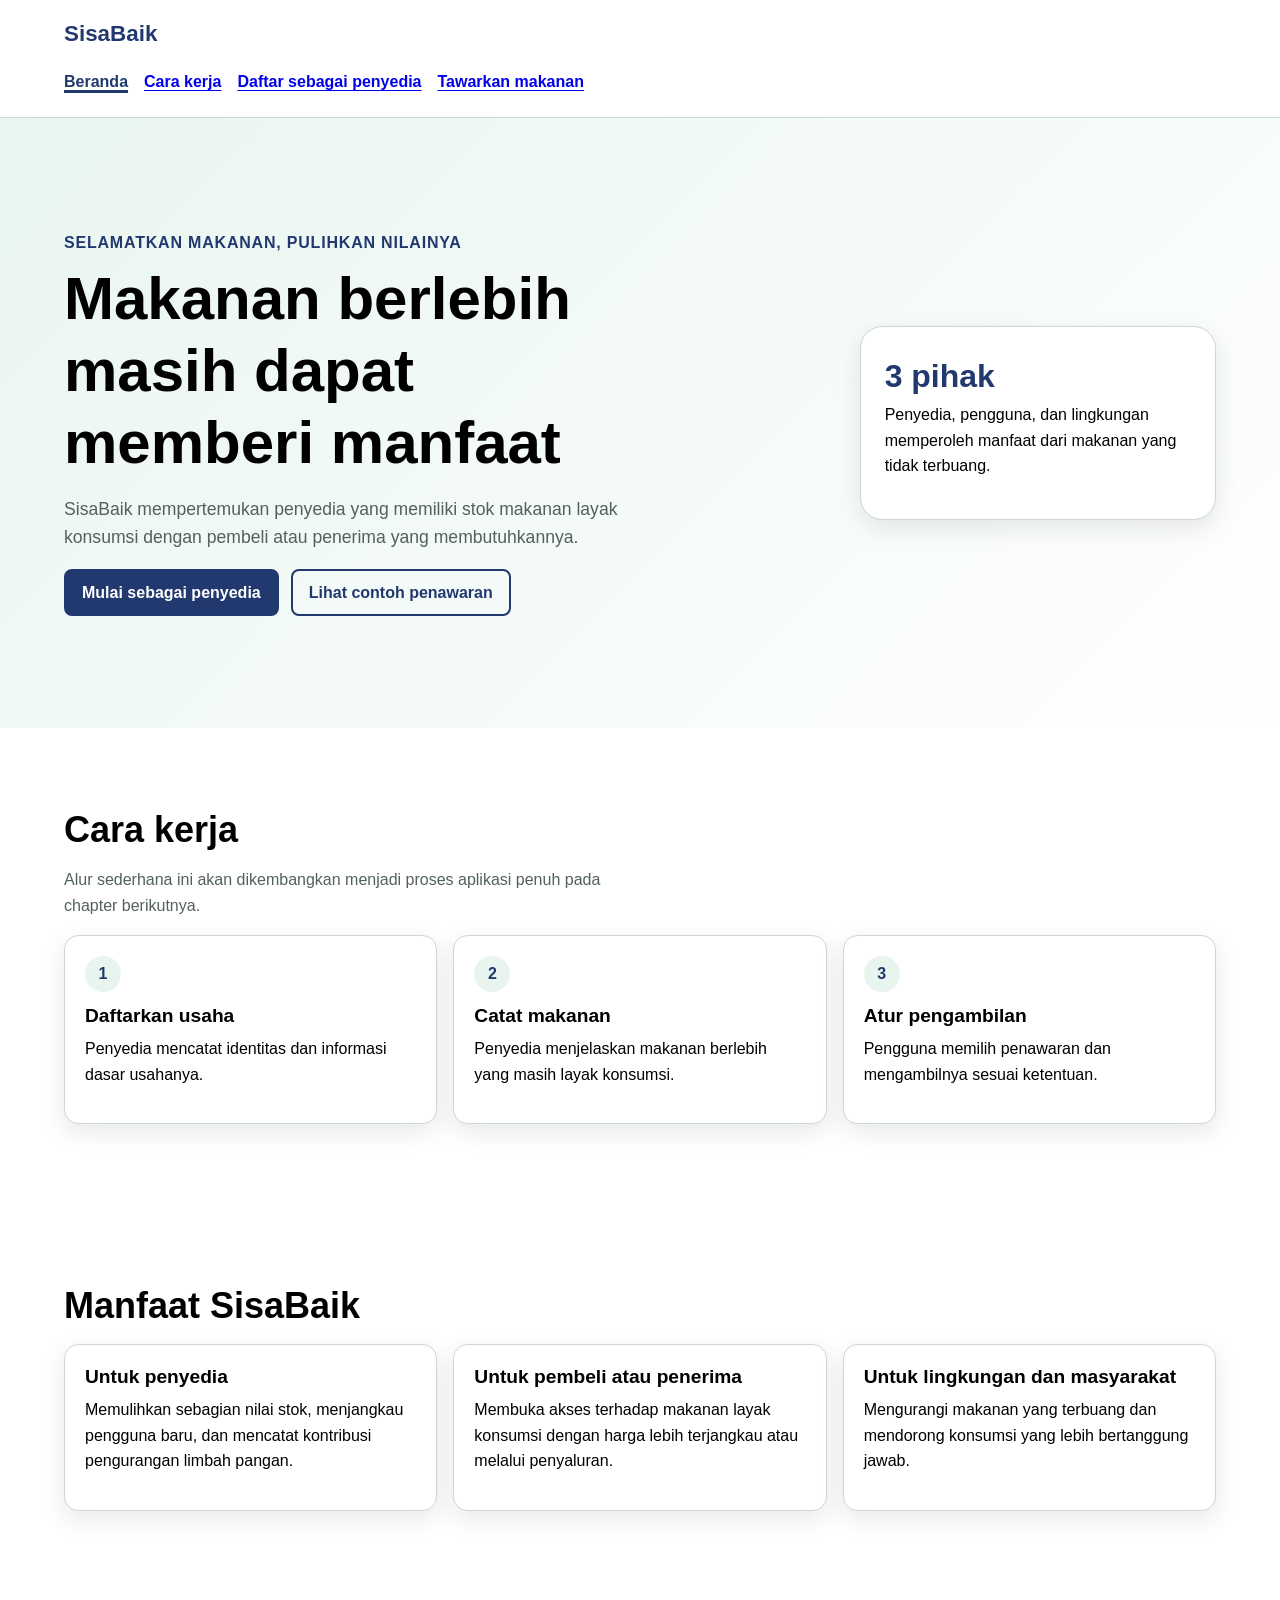
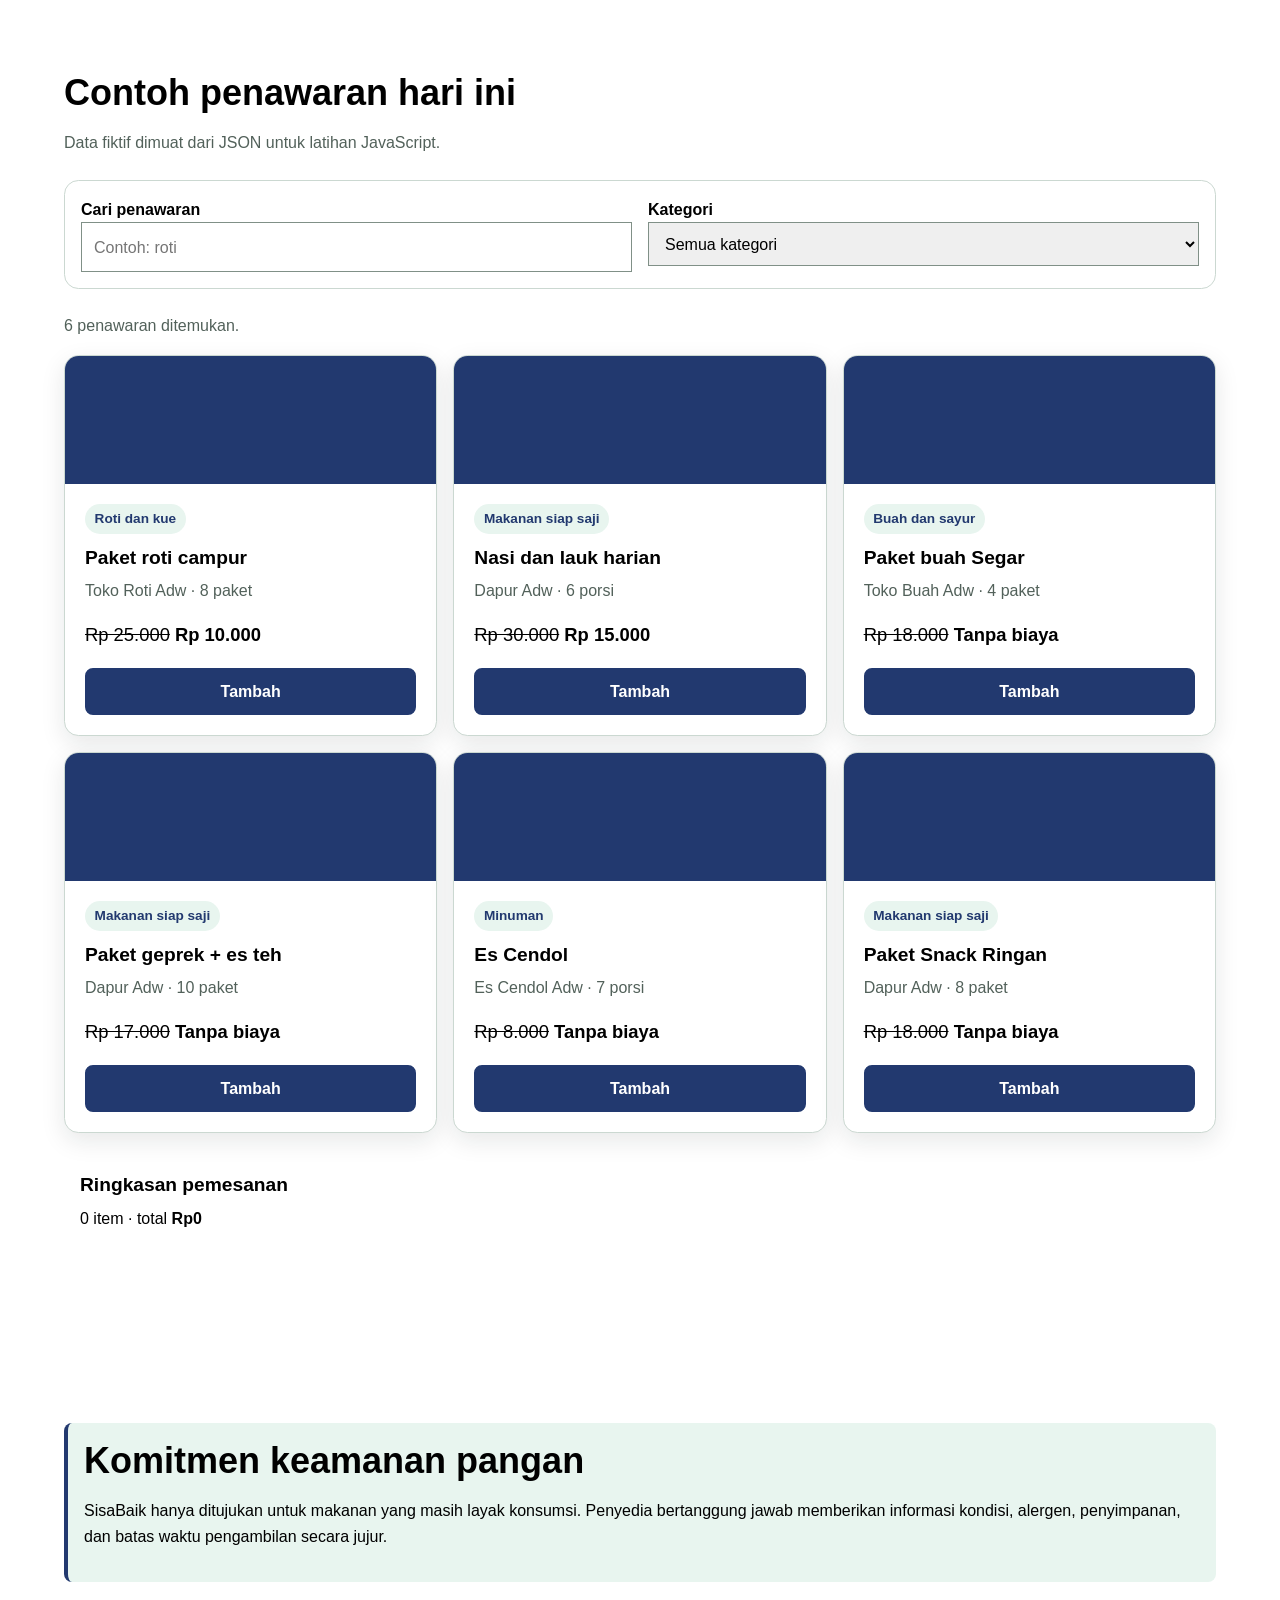
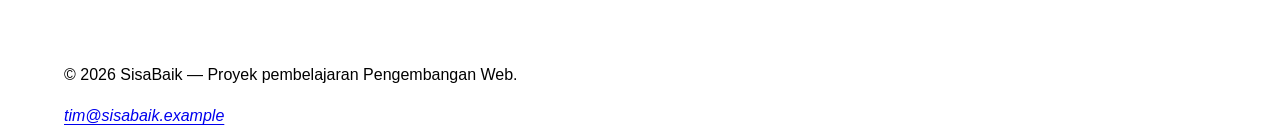
<file: index.html>
<!doctype html> 
<html lang="id"> 
  <head> 

<meta charset="utf-8"> 
<meta name="viewport" content="width=device-width, initial-scale=1"> 
<meta name="description" content="SisaBaik membantu penyedia menawarkan makanan berlebih agar tetap bernilai, terjangkau, dan tidak terbuang."> 
<title>Beranda | SisaBaik</title> 
<link rel="stylesheet" href="styles.css"> 
<script src="app.js" defer></script> 
</head> 
<body> 
<a class="skip-link" href="#konten-utama">Lewati ke konten utama</a> 
 
<header class="site-header"> 
<div class="container header-layout"> 
<p class="brand">SisaBaik</p> 
<nav aria-label="Navigasi utama"> 
<ul class="nav-list"> 
    <li><a href="index.html" aria-current="page">Beranda</a></li> 
    <li><a href="#cara-kerja">Cara kerja</a></li> 
    <li><a href="daftar-penyedia.html">Daftar sebagai penyedia</a></li> 
    <li><a href="tawarkan-makanan.html">Tawarkan makanan</a></li> 
    </ul> 
    </nav> 
    </div> 
    </header> 
 
<main id="konten-utama" tabindex="-1"> 
<section class="hero" aria-labelledby="judul-utama"> 
<div class="container hero-layout"> 
    <div> 
    <p class="eyebrow">Selamatkan makanan, pulihkan nilainya</p> 
    <h1 id="judul-utama">Makanan berlebih masih dapat memberi manfaat</h1> 
    <p class="lead">SisaBaik mempertemukan penyedia yang memiliki stok makanan layak konsumsi dengan pembeli atau penerima yang membutuhkannya.</p> 
    <div class="button-group"> 
    <a class="button" href="daftar-penyedia.html">Mulai sebagai penyedia</a> <a class="button button-secondary" href="#penawaran-contoh">Lihat contoh penawaran</a> 
    </div> 
    </div> 
    <aside class="hero-panel" aria-label="Ringkasan manfaat SisaBaik"> 
    <strong>3 pihak</strong> 
    <p>Penyedia, pengguna, dan lingkungan memperoleh manfaat dari makanan yang tidak terbuang.</p> 
    </aside> 
    </div> 
    </section> 
 
<section class="section" id="cara-kerja" aria-labelledby="judul-cara-kerja"> 
<div class="container"> 
    <h2 id="judul-cara-kerja">Cara kerja</h2> 
    <p class="section-intro">Alur sederhana ini akan dikembangkan menjadi proses aplikasi penuh pada chapter berikutnya.</p> 
    <div class="steps-grid"> 
    <article class="card"> 
    <span class="step-number" aria-hidden="true">1</span> 
    <h3>Daftarkan usaha</h3> 
    <p>Penyedia mencatat identitas dan informasi dasar usahanya.</p> 
    </article> 
    <article class="card"> 
    <span class="step-number" aria-hidden="true">2</span> 
    <h3>Catat makanan</h3> 
    <p>Penyedia menjelaskan makanan berlebih yang masih layak konsumsi.</p> 
    </article> 
    <article class="card"> 
    <span class="step-number" aria-hidden="true">3</span> 
    <h3>Atur pengambilan</h3> 
    <p>Pengguna memilih penawaran dan mengambilnya sesuai ketentuan.</p> 
    </article> 
    </div> 
</div> 
</section> 
 
<section class="section section-alt" aria-labelledby="judul-manfaat"> 
<div class="container"> 
    <h2 id="judul-manfaat">Manfaat SisaBaik</h2> 
    <div class="benefit-grid"> 
    <article class="card"> 
    <h3>Untuk penyedia</h3> 
    <p>Memulihkan sebagian nilai stok, menjangkau pengguna baru, dan mencatat kontribusi pengurangan limbah pangan.</p> 
    </article> 
    <article class="card"> 
    <h3>Untuk pembeli atau penerima</h3> 
    <p>Membuka akses terhadap makanan layak konsumsi dengan harga lebih terjangkau atau melalui penyaluran.</p> 
    </article> 
    <article class="card"> 
    <h3>Untuk lingkungan dan masyarakat</h3> 
    <p>Mengurangi makanan yang terbuang dan mendorong konsumsi yang lebih bertanggung jawab.</p> 
    </article> 
    </div> 
    </div> 
</section> 
 
<section class="section" id="penawaran-contoh" aria-labelledby="judul-penawaran"> 
<div class="container"> 
<h2 id="judul-penawaran">Contoh penawaran hari ini</h2> 
<p class="section-intro">Data fiktif dimuat dari JSON untuk latihan JavaScript.</p> 
<form class="filter-panel" id="filter-form" role="search"> 
    <p> 
    <label for="kata-kunci">Cari penawaran</label><br> 
    <input id="kata-kunci" name="kata_kunci" type="search" placeholder="Contoh: roti"> 
    </p> 
    <p> 
    <label for="filter-kategori">Kategori</label><br> 
    <select id="filter-kategori" name="kategori"> 
    <option value="semua">Semua kategori</option> 
    <option value="makanan-siap-saji">Makanan siap saji</option> 
    <option value="roti-kue">Roti dan kue</option> 
    <option value="buah-sayur">Buah dan sayur</option> 
    </select> 
    </p> 
    </form> 
    <p id="status-katalog" class="status-message" role="status" aria-live="polite">Memuat penawaran…</p> 
    <div class="offer-grid" id="daftar-penawaran"></div> 
    <aside class="cart-summary" aria-labelledby="judul-ringkasan"> 
    <h3 id="judul-ringkasan">Ringkasan pemesanan</h3> 
    <p><span id="jumlah-item">0</span> item · total <strong id="total-pesanan">Rp0</strong></p> 
    </aside> 
    </div> 
    </div> 
    </section> 
 
<section class="section section-alt" aria-labelledby="judul-keamanan"> 
<div class="container"> 
<div class="notice"> 
<h2 id="judul-keamanan">Komitmen keamanan pangan</h2> 
<p>SisaBaik hanya ditujukan untuk makanan yang masih layak konsumsi. Penyedia bertanggung jawab memberikan informasi kondisi, alergen, penyimpanan, dan batas waktu pengambilan secara jujur.</p> 
    </div> 
    </div> 
    </section> 
    </main> 
 
    <footer class="site-footer"> 
    <div class="container footer-layout"> 
    <p>&copy; 2026 SisaBaik — Proyek pembelajaran Pengembangan Web.</p> 
    <address><a href="mailto:tim@sisabaik.example">tim@sisabaik.example</a></address> 
    </div> 
    </footer> 
  </body> 
</html>
</file>
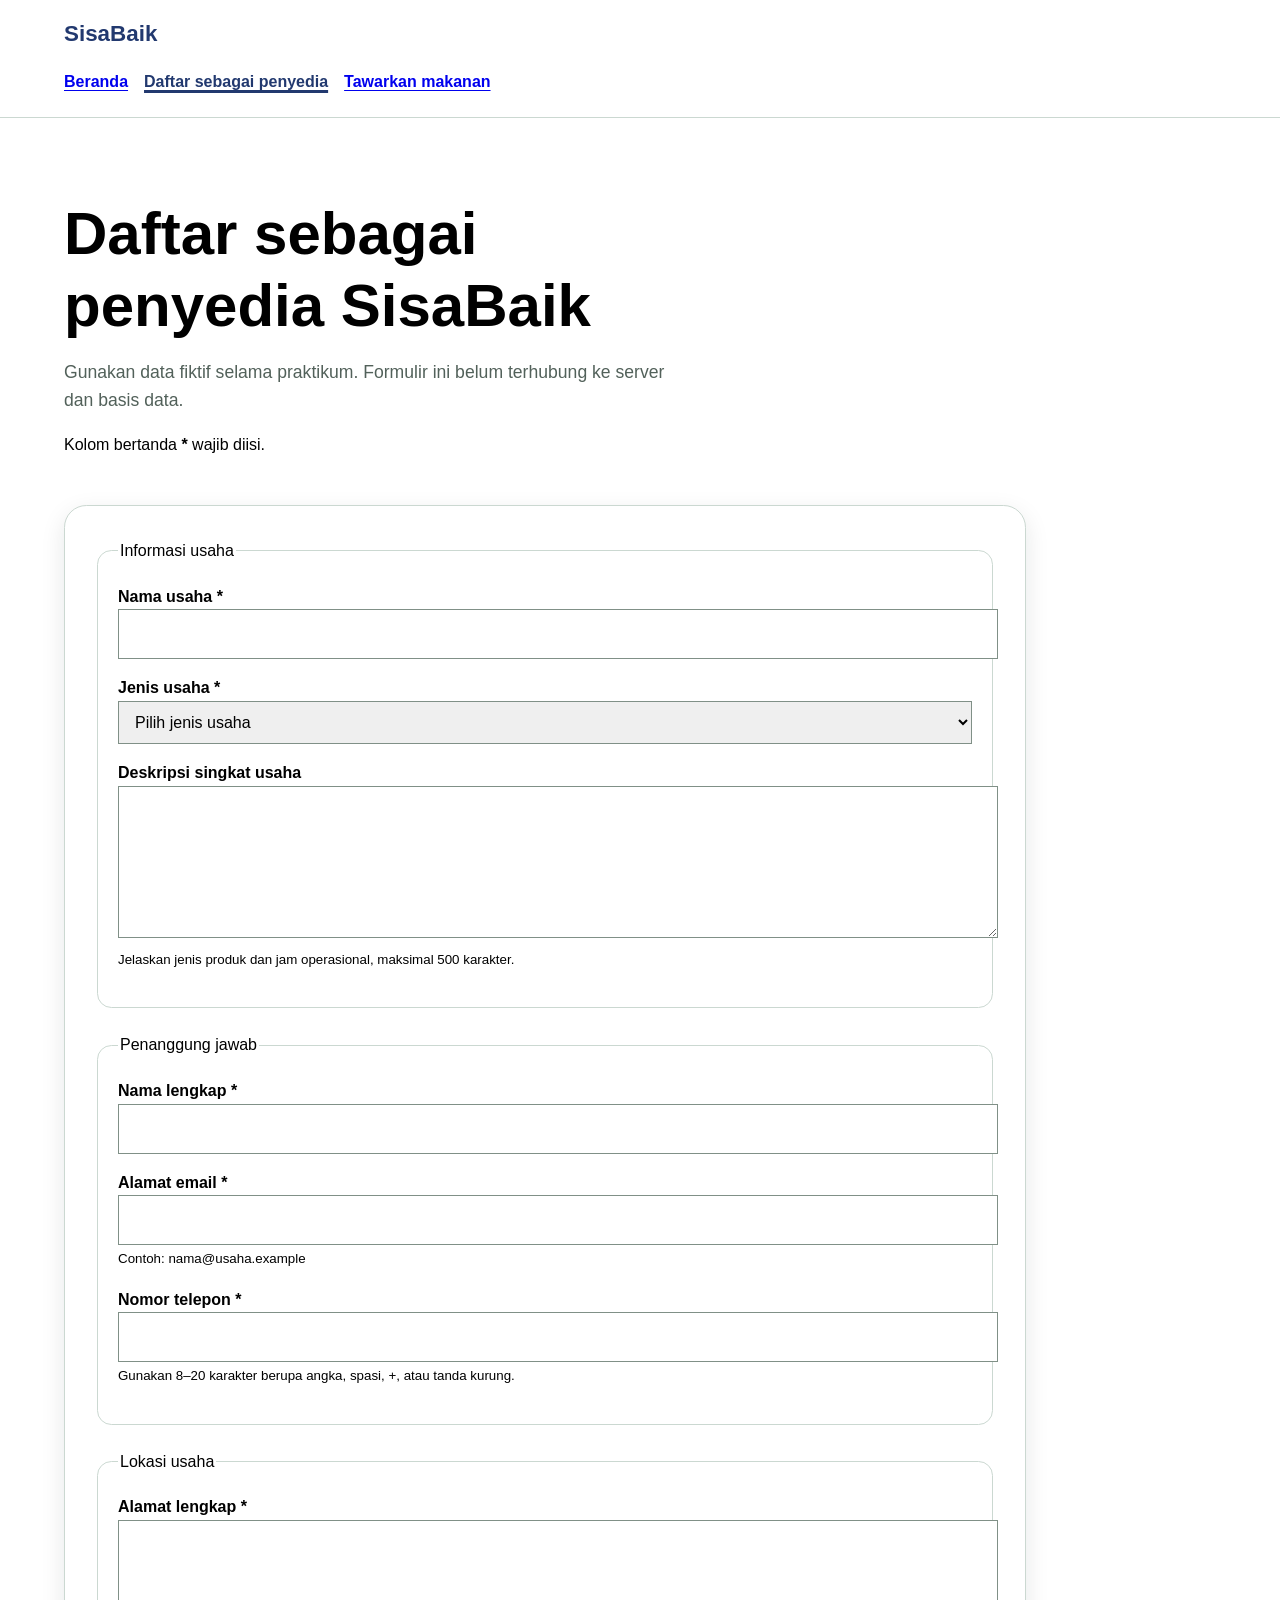
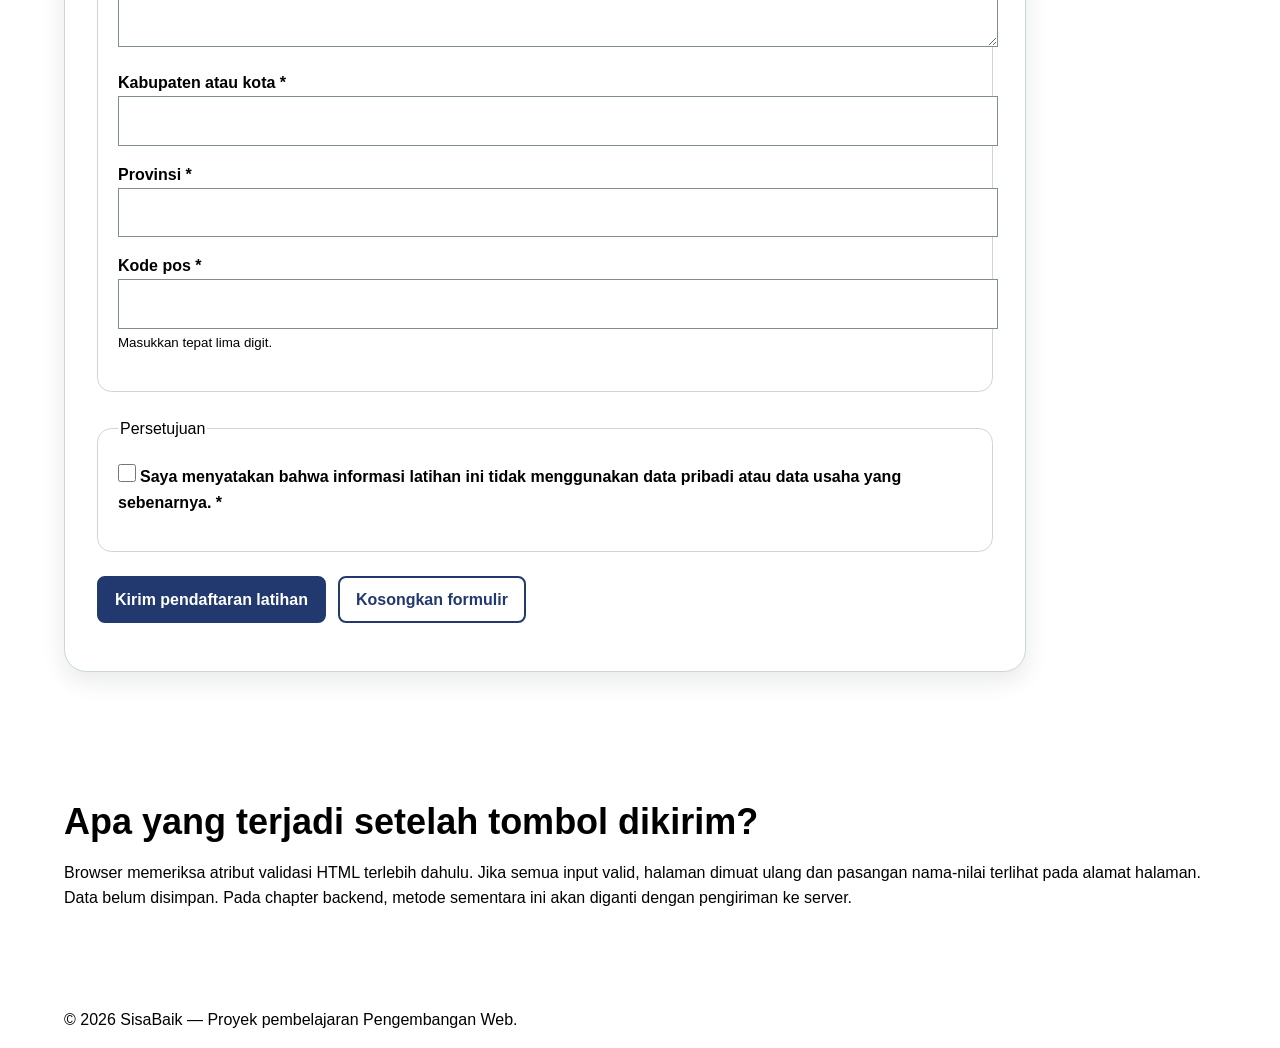
<file: daftar-penyedia.html>
<!doctype html>
<html lang="id">
 <head>
 <meta charset="utf-8">
 <meta name="viewport" content="width=device-width, initial-scale=1">
 <meta
 name="description"
 content="Formulir prototipe untuk mendaftarkan usaha sebagai penyedia makanan di SisaBaik."
 >
 <title>Daftar Penyedia | SisaBaik</title>
 <link rel="stylesheet" href="styles.css">
 <script src="app.js" defer></script> 
 </head>
 <body>
 <a class="skip-link" href="#konten-utama">Lewati ke konten utama</a>
 <header class="site-header">
 <div class="container header-layout">
 <p class="brand">SisaBaik</p>
 <nav aria-label="Navigasi utama">
 <ul class="nav-list">
 <li><a href="index.html">Beranda</a></li>
 <li>
 <a href="daftar-penyedia.html" aria-current="page">
 Daftar sebagai penyedia
 </a>
 </li>
 <li><a href="tawarkan-makanan.html">Tawarkan makanan</a></li>
 </ul>
 </nav>
 </div>
 </header>
 <main class="container" id="konten-utama" tabindex="-1">
 <div class="page-heading">
 <h1>Daftar sebagai penyedia SisaBaik</h1>
 <p class="lead">
    Gunakan data fiktif selama praktikum. Formulir ini belum terhubung ke
 server dan basis data.
 </p>
 <p class="required-note" id="petunjuk-wajib">Kolom bertanda <strong>*</strong> wajib diisi.</p>
 </div>
 <form
 class="form-card"
 action="daftar-penyedia.html"
 method="get"
 aria-describedby="petunjuk-wajib"
 >
 <fieldset class="form-section">
 <legend>Informasi usaha</legend>
 <p>
 <label for="nama-usaha">Nama usaha *</label><br>
 <input
 type="text"
 id="nama-usaha"
 name="nama_usaha"
 autocomplete="organization"
 minlength="3"
 maxlength="100"
 required
 >
 </p>
 <p>
 <label for="jenis-usaha">Jenis usaha *</label><br>
 <select id="jenis-usaha" name="jenis_usaha" required>
 <option value="">Pilih jenis usaha</option>
 <option value="restoran">Restoran</option>
 <option value="toko-roti">Toko roti</option>
 <option value="katering">Katering</option>
 <option value="ritel">Toko ritel</option>
 <option value="hotel">Hotel atau penginapan</option>
 <option value="lainnya">Lainnya</option>
 </select>
 </p>
 <p>
 <label for="deskripsi-usaha">Deskripsi singkat usaha</label><br>
 <textarea
 id="deskripsi-usaha"
 name="deskripsi_usaha"
 rows="5"
 maxlength="500"
 aria-describedby="bantuan-deskripsi"
 ></textarea><br>
 <small id="bantuan-deskripsi">
 Jelaskan jenis produk dan jam operasional, maksimal 500 karakter.
 </small>
 </p>
 </fieldset>
 <fieldset class="form-section">
 <legend>Penanggung jawab</legend>
 <p>
 <label for="nama-penanggung-jawab">Nama lengkap *</label><br>
 <input
 type="text"
 id="nama-penanggung-jawab"
 name="nama_penanggung_jawab"
 autocomplete="name"
 minlength="3"
 maxlength="100"
 required
 >
 </p>
 <p>
 <label for="email">Alamat email *</label><br>
 <input
 type="email"
 id="email"
 name="email"
 autocomplete="email"
 maxlength="254"
 aria-describedby="bantuan-email"
 required
 ><br>
 <small id="bantuan-email">Contoh: nama@usaha.example</small>
 </p>
 <p>
 <label for="telepon">Nomor telepon *</label><br>
 <input
 type="tel"
 id="telepon"
 name="telepon"
 autocomplete="tel"
 inputmode="tel"
 pattern="[0-9+() ]{8,20}"
 aria-describedby="bantuan-telepon"
 required
 ><br>
 <small id="bantuan-telepon">
 Gunakan 8–20 karakter berupa angka, spasi, +, atau tanda kurung.
 </small>
 </p>
 </fieldset>
 <fieldset class="form-section">
 <legend>Lokasi usaha</legend>
 <p>
    <label for="alamat">Alamat lengkap *</label><br>
 <textarea
 id="alamat"
 name="alamat"
 rows="4"
 autocomplete="street-address"
 minlength="10"
 maxlength="250"
 required
 ></textarea>
 </p>
 <p>
 <label for="kota">Kabupaten atau kota *</label><br>
 <input
 type="text"
 id="kota"
 name="kota"
 autocomplete="address-level2"
 maxlength="100"
 required
 >
 </p>
 <p>
 <label for="provinsi">Provinsi *</label><br>
 <input
 type="text"
 id="provinsi"
 name="provinsi"
 autocomplete="address-level1"
 maxlength="100"
 required
 >
 </p>
 <p>
 <label for="kode-pos">Kode pos *</label><br>
 <input
 type="text"
 id="kode-pos"
 name="kode_pos"
 autocomplete="postal-code"
 inputmode="numeric"
 pattern="[0-9]{5}"
 aria-describedby="bantuan-kode-pos"
 required
 ><br>
 <small id="bantuan-kode-pos">Masukkan tepat lima digit.</small>
 </p>
 </fieldset>
 <fieldset class="form-section">
 <legend>Persetujuan</legend>
 <p>
 <input
 type="checkbox"
 id="persetujuan"
 name="persetujuan"
 value="setuju"
 required
 >
 <label for="persetujuan">
 Saya menyatakan bahwa informasi latihan ini tidak menggunakan
 data pribadi atau data usaha yang sebenarnya. *
 </label>
 </p>
 </fieldset>
 <p class="form-actions">
 <button class="button" type="submit">Kirim pendaftaran latihan</button>
 <button class="button button-secondary" type="reset">Kosongkan formulir</button>
 </p>
 </form>
 <section class="section" aria-labelledby="catatan-prototipe">
 <h2 id="catatan-prototipe">Apa yang terjadi setelah tombol dikirim?</h2>
 <p>
 Browser memeriksa atribut validasi HTML terlebih dahulu. Jika semua
 input valid, halaman dimuat ulang dan pasangan nama-nilai terlihat
 pada alamat halaman. Data belum disimpan. Pada chapter backend,
 metode sementara ini akan diganti dengan pengiriman ke server.
 </p>
 </section>
 </main>
 <footer class="site-footer">
 <div class="container footer-layout">
 <p>&copy; 2026 SisaBaik — Proyek pembelajaran Pengembangan Web.</p>
 </div>
 </footer>
 </body>
</html>
</file>
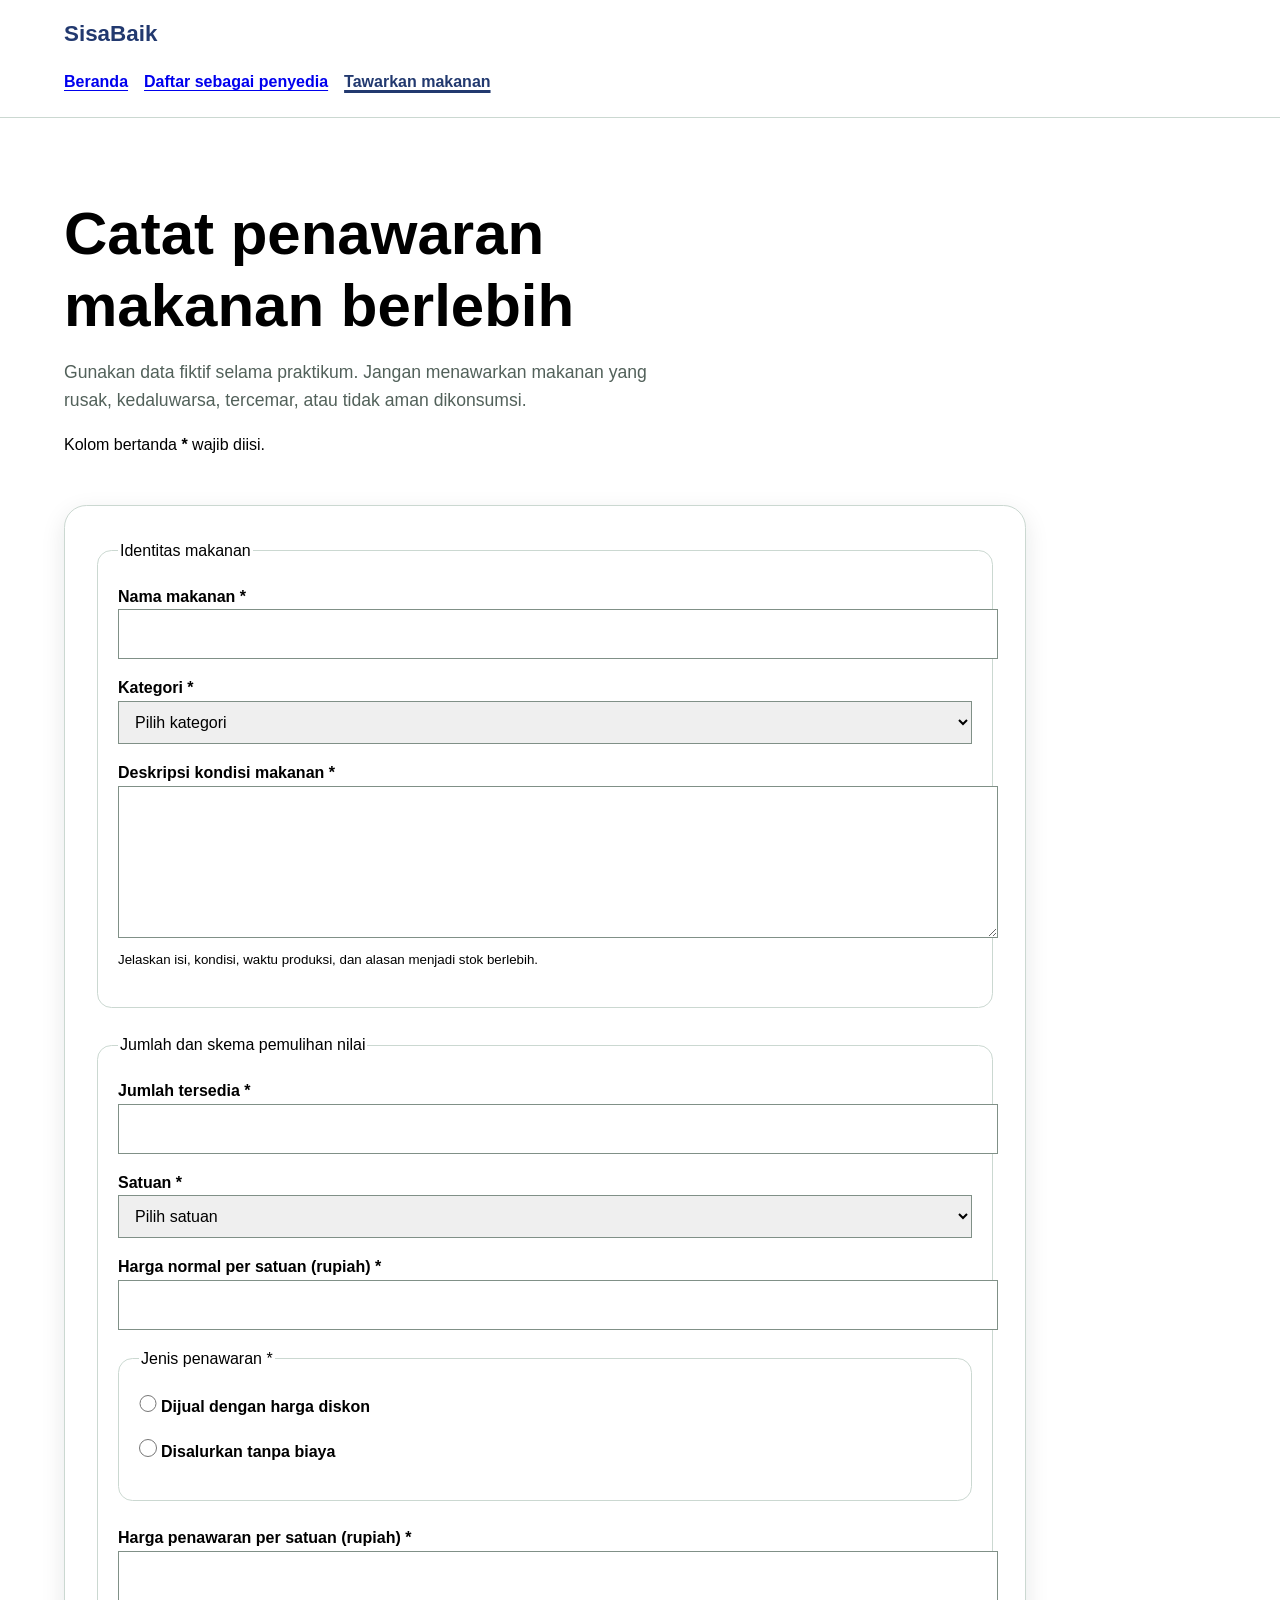
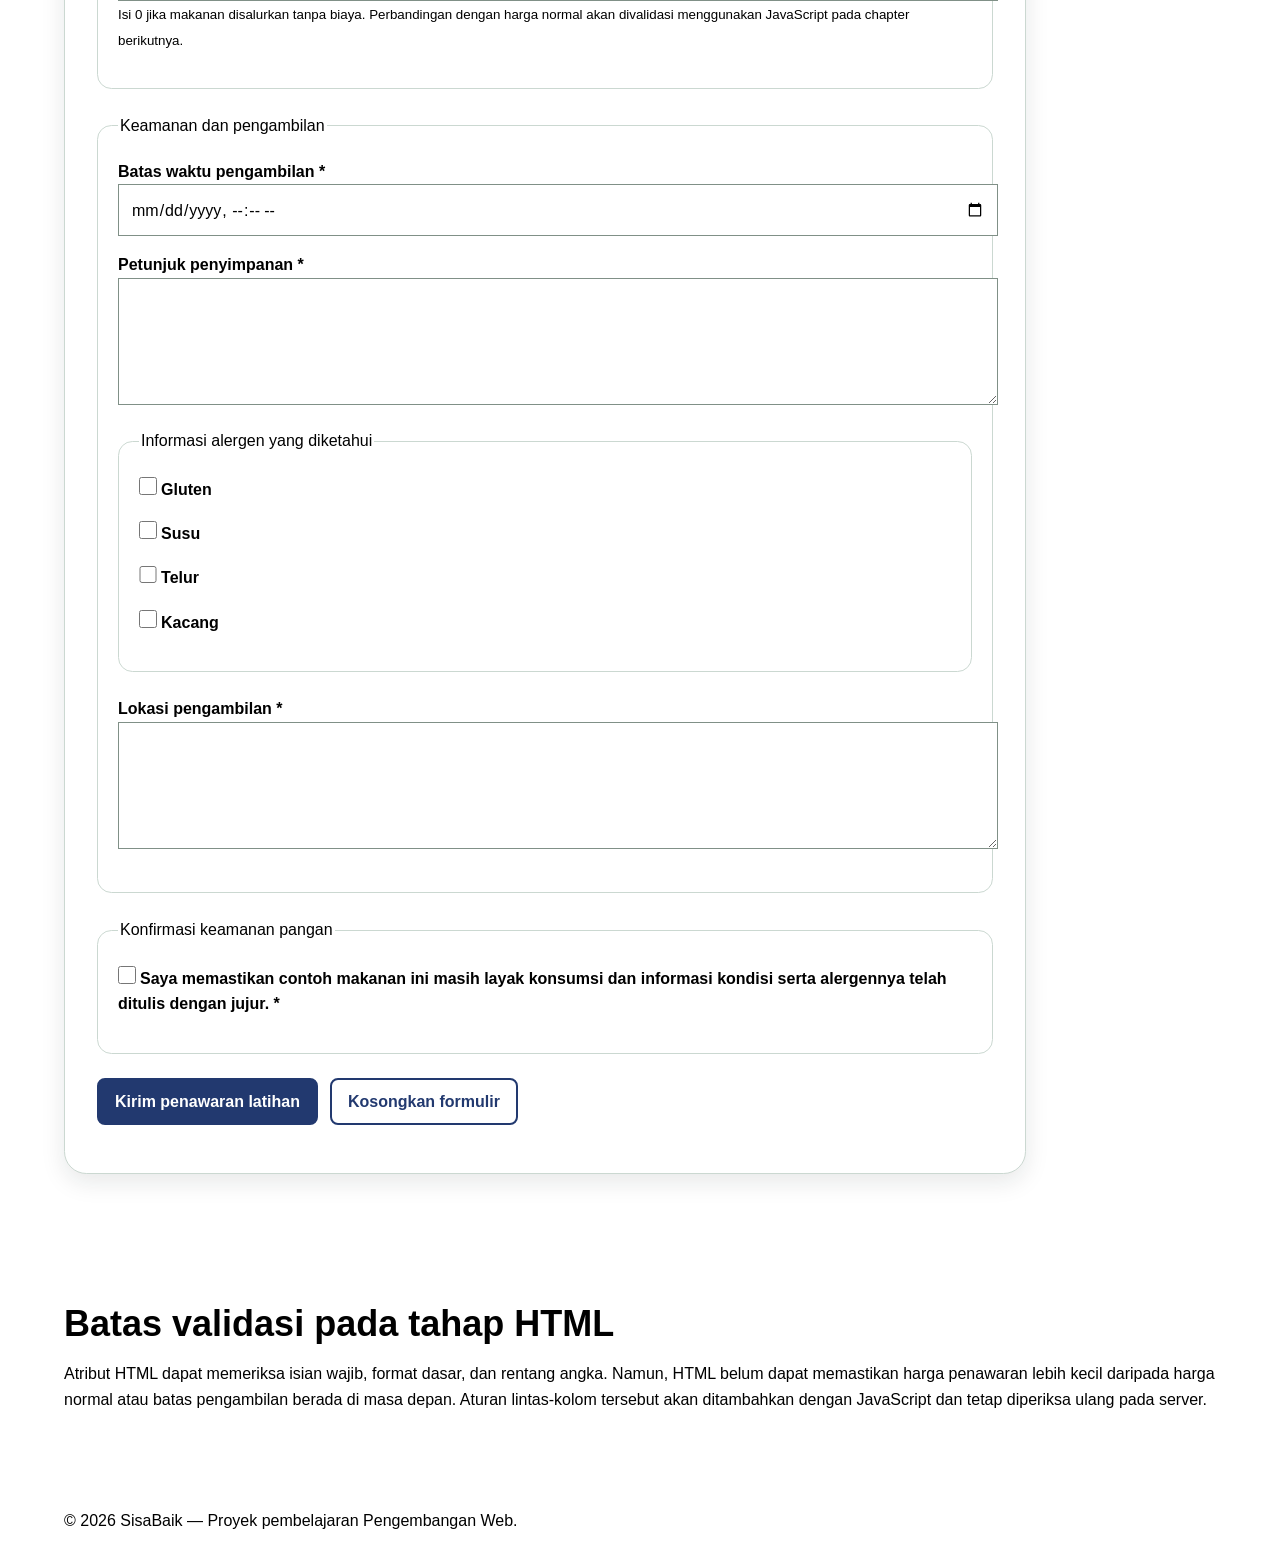
<file: tawarkan-makanan.html>
<!doctype html>
<html lang="id">
 <head> 
   <link rel="stylesheet" href="styles.css">
   <form id="form-penawaran" action="tawarkan-makanan.html" method="get" aria-describedby="petunjuk-wajib"></form>
 <meta charset="utf-8">
 <meta name="viewport" content="width=device-width, initial-scale=1">
 <meta
 name="description"
 content="Formulir prototipe untuk mencatat makanan berlebih yang akan ditawarkan melalui SisaBaik."
 >
 <title>Tawarkan Makanan | SisaBaik</title>
 </head>
 <script src="app.js" defer></script> 
 <body>
 <a class="skip-link" href="#konten-utama">Lewati ke konten utama</a>
 <header class="site-header">
 <div class="container header-layout">
 <p class="brand">SisaBaik</p>
 <nav aria-label="Navigasi utama">
 <ul class="nav-list">
 <li><a href="index.html">Beranda</a></li>
 <li><a href="daftar-penyedia.html">Daftar sebagai penyedia</a></li>
 <li>
 <a href="tawarkan-makanan.html" aria-current="page">
 Tawarkan makanan
 </a>
 </li>
 </ul>
 </nav>
 </div>
 </header>
 <main class="container" id="konten-utama" tabindex="-1">
 <div class="page-heading">
 <h1>Catat penawaran makanan berlebih</h1>
 <p class="lead">
    Gunakan data fiktif selama praktikum. Jangan menawarkan makanan yang
 rusak, kedaluwarsa, tercemar, atau tidak aman dikonsumsi.
 </p>
 <p class="required-note" id="petunjuk-wajib">Kolom bertanda <strong>*</strong> wajib diisi.</p>
 </div>
 <form 
 class="form-card"
 action="tawarkan-makanan.html"
 method="get"
 aria-describedby="petunjuk-wajib"
 >
 <fieldset class="form-section">
 <legend>Identitas makanan</legend>
 <p>
 <label for="nama-makanan">Nama makanan *</label><br>
 <input
 type="text"
 id="nama-makanan"
 name="nama_makanan"
 minlength="3"
 maxlength="120"
 required
 >
 </p>
 <p>
 <label for="kategori">Kategori *</label><br>
 <select id="kategori" name="kategori" required>
 <option value="">Pilih kategori</option>
 <option value="makanan-siap-saji">Makanan siap saji</option>
 <option value="roti-kue">Roti atau kue</option>
 <option value="buah-sayur">Buah atau sayur</option>
 <option value="minuman">Minuman</option>
 <option value="bahan-pangan">Bahan pangan</option>
 <option value="lainnya">Lainnya</option>
 </select>
 </p>
 <p>
 <label for="deskripsi-makanan">Deskripsi kondisi makanan *</label><br>
 <textarea
 id="deskripsi-makanan"
 name="deskripsi_makanan"
 rows="5"
 minlength="20"
 maxlength="600"
 aria-describedby="bantuan-deskripsi-makanan"
 required
 ></textarea><br>
 <small id="bantuan-deskripsi-makanan">
 Jelaskan isi, kondisi, waktu produksi, dan alasan menjadi stok berlebih.
 </small>
 </p>
 </fieldset>
 <fieldset class="form-section">
 <legend>Jumlah dan skema pemulihan nilai</legend>
 <p>
 <label for="jumlah">Jumlah tersedia *</label><br>
 <input
 type="number"
 id="jumlah"
 name="jumlah"
 min="1"
 max="1000"
 step="1"
 required
 >
 </p>
 <p>
 <label for="satuan">Satuan *</label><br>
 <select id="satuan" name="satuan" required>
 <option value="">Pilih satuan</option>
 <option value="porsi">Porsi</option>
 <option value="paket">Paket</option>
 <option value="buah">Buah</option>
 <option value="kilogram">Kilogram</option>
 <option value="liter">Liter</option>
 </select>
 </p>
 <p>
 <label for="harga-normal">Harga normal per satuan (rupiah) *</label><br>
 <input
 type="number"
 id="harga-normal"
 name="harga_normal"
 min="0"
 max="10000000"
 step="500"
 required
 >
 </p>
 <fieldset class="form-section">
 <legend>Jenis penawaran *</legend>
 <p>
 <input
 type="radio"
 id="jenis-diskon"
 name="jenis_penawaran"
 value="diskon"
 required
 >
 <label for="jenis-diskon">Dijual dengan harga diskon</label>
 </p>
 <p>
 <input
 type="radio"
 id="jenis-donasi"
 name="jenis_penawaran"
 value="donasi"
 >
 <label for="jenis-donasi">Disalurkan tanpa biaya</label>
 </p>
 </fieldset>
 <p>
 <label for="harga-pemulihan">Harga penawaran per satuan (rupiah) *</label><br>
 <input
 type="number"
 id="harga-pemulihan"
 name="harga_penawaran"
 min="0"
 max="10000000"
 step="500"
 aria-describedby="bantuan-harga"
 required
 ><br>
 <small id="bantuan-harga">
 Isi 0 jika makanan disalurkan tanpa biaya. Perbandingan dengan
 harga normal akan divalidasi menggunakan JavaScript pada chapter berikutnya.
 </small>
 </p>
 </fieldset>
 <fieldset class="form-section">
 <legend>Keamanan dan pengambilan</legend>
 <p>
    <label for="batas-pengambilan">Batas waktu pengambilan *</label><br>
 <input
 type="datetime-local"
 id="batas-pengambilan"
 name="batas_pengambilan"
 required
 >
 </p>
 <p>
 <label for="petunjuk-penyimpanan">Petunjuk penyimpanan *</label><br>
 <textarea
 id="petunjuk-penyimpanan"
 name="petunjuk_penyimpanan"
 rows="4"
 minlength="10"
 maxlength="300"
 required
 ></textarea>
 </p>
 <fieldset class="form-section">
 <legend>Informasi alergen yang diketahui</legend>
 <p>
 <input type="checkbox" id="alergen-gluten" name="alergen" value="gluten">
 <label for="alergen-gluten">Gluten</label>
 </p>
 <p>
 <input type="checkbox" id="alergen-susu" name="alergen" value="susu">
 <label for="alergen-susu">Susu</label>
 </p>
 <p>
 <input type="checkbox" id="alergen-telur" name="alergen" value="telur">
 <label for="alergen-telur">Telur</label>
 </p>
 <p>
    <input type="checkbox" id="alergen-kacang" name="alergen" value="kacang">
 <label for="alergen-kacang">Kacang</label>
 </p>
 </fieldset>
 <p>
 <label for="lokasi-pengambilan">Lokasi pengambilan *</label><br>
 <textarea
 id="lokasi-pengambilan"
 name="lokasi_pengambilan"
 rows="4"
 autocomplete="street-address"
 minlength="10"
 maxlength="250"
 required
 ></textarea>
 </p>
 </fieldset>
 <fieldset class="form-section">
 <legend>Konfirmasi keamanan pangan</legend>
 <p>
 <input
 type="checkbox"
 id="konfirmasi-keamanan"
 name="konfirmasi_keamanan"
 value="terkonfirmasi"
 required
 >
 <label for="konfirmasi-keamanan">
 Saya memastikan contoh makanan ini masih layak konsumsi dan
 informasi kondisi serta alergennya telah ditulis dengan jujur. *
 </label>
 </p>
 </fieldset>
 <p class="form-actions">
 <button class="button" type="submit">Kirim penawaran latihan</button>
 <button class="button button-secondary" type="reset">Kosongkan formulir</button>
 </p>
 </form>
 <section class="section" aria-labelledby="batas-validasi-html">
 <h2 id="batas-validasi-html">Batas validasi pada tahap HTML</h2>
 <p>
 Atribut HTML dapat memeriksa isian wajib, format dasar, dan rentang
 angka. Namun, HTML belum dapat memastikan harga penawaran lebih kecil
 daripada harga normal atau batas pengambilan berada di masa depan.
 Aturan lintas-kolom tersebut akan ditambahkan dengan JavaScript dan
 tetap diperiksa ulang pada server.
 </p>
 </section>
 </main>
 <footer class="site-footer">
 <div class="container footer-layout">
 <p>&copy; 2026 SisaBaik — Proyek pembelajaran Pengembangan Web.</p>
 </div>
 </footer>
 </body>
</html>
</file>
<file: styles.css>
:root {
 --color-primary: #22396F;
 --color-primary-dark: #22396F;
 --color-primary-soft: #e8f5ef;
 --color-accent: #f2b84b;
 --color-text: #17211b;
 --color-muted: #52615a;
 --color-surface: #ffffff;
 --color-background: #f5f8f6;
 --color-border: #cbd8d1;
 --color-danger: #a52a2a;
 --shadow-card: 0 0.5rem 1.5rem rgb(23 33 27 / 10%);
 --radius-small: 0.5rem;
 --radius-medium: 0.9rem;
 --radius-large: 1.4rem;
 --content-width: 72rem;
}
*,
*::before,
*::after {
 box-sizing: border
-box;
}
html {
 scroll-behavior: smooth;
}
body {
 margin: 0;
 background: var(--color
-background);
 color: var(--color
-text);
 font-family: Arial, Helvetica, sans
-serif;
 font-size: 1rem;
 line-height: 1.6;
}
h1,
h2,
h3,
p {
 margin-block-start: 0;
}
h1,
h2,
h3 {
 line-height: 1.2;
}
h1 {
 max-width: 18ch;
 margin-block-end: 1rem;
 font-size: clamp(2rem, 7vw, 3.75rem);
}
h2 {
 margin-block-end: 1rem;
 font-size: clamp(1.5rem, 4vw, 2.25rem);
}
h3 {
 margin-block-end: 0.6rem;
 font-size: 1.2rem;
}
a {
 color: var(--color
-primary
-dark);
 text-underline-offset: 0.2em;
}
a:hover {text-decoration-thickness: 0.18em;
}
:focus-visible {
 outline: 0.2rem solid var(--color-accent);
 outline-offset: 0.2rem;
}
.skip-link {
 position: absolute;
 inset-block-start: 0.5rem;
 inset-inline-start: 0.5rem;
 z-index: 100;
 padding: 0.7rem 1rem;
 border-radius: var(--radius-small);
 background: var(--color-text);
 color: var(--color-surface);
 transform: translateY(-180%);
}
.skip-link:focus {
 transform: translateY(0);
}
.container {
 width: min(100% - 2rem, var(--content-width));
 margin-inline: auto;
}
.site-header {
 background: var(--color-surface);
 border-block-end: 0.0625rem solid var(--color-border);
}
.header-layout {
 display: flex;
 flex-direction: column;
 gap: 0.75rem;
 padding-block: 1rem;
}
.brand {
 margin: 0;
 color: var(--color-primary-dark);
 font-size: 1.4rem;
 font-weight: 700;
}
.nav-list {
 display: flex;
 flex-wrap: wrap;
 gap: 0.5rem 1rem;
 margin: 0;
 padding: 0;
 list-style: none;
}
.nav-list a {
 display: inline-block;
 padding-block: 0.35rem;
 font-weight: 700;
}
.nav-list a[aria-current="page"] {
 color: var(--color-primary);
 text-decoration-thickness: 0.2em;
}
.hero {
 padding-block: clamp(3rem, 10vw, 7rem);
 background:
 linear-gradient(135deg, rgb(232 245 239 / 95%), rgb(255 255 255 / 92%));
 }
.hero-layout {
 display: grid;
 gap: 2rem;
 align-items: center;
}
.eyebrow {
 margin-block-end: 0.5rem;
 color: var(--color-primary-dark);
 font-weight: 700;
 letter-spacing: 0.05em;
 text-transform: uppercase;
}
.lead {
 max-width: 62ch;
 color: var(--color-muted);
 font-size: 1.1rem;
}
.hero-panel {
 padding: 1.5rem;
 border: 0.0625rem solid var(--color-border);
 border-radius: var(--radius-large);
 background: var(--color-surface);
 box-shadow: var(--shadow-card);
}
.hero-panel strong {
 display: block;
 color: var(--color-primary-dark);
 font-size: 2rem;
}
.button-group,
.form-actions {
 display: flex;
 flex-wrap: wrap;
 gap: 0.75rem;
 align-items: center;
}
.button {
 display: inline-block;
 padding: 0.75rem 1rem;
 border: 0.125rem solid var(--color-primary);
 border-radius: var(--radius-small);
 background: var(--color-primary);
 color: var(--color-surface);
 font: inherit;
 font-weight: 700;
 line-height: 1.2;
 text-decoration: none;
 cursor: pointer;
}
.button:hover {
 background: var(--color-primary-dark);
 border-color: var(--color-primary-dark);
}
.button-secondary {
 background: transparent;
 color: var(--color-primary-dark);
}
.section {
 padding-block: clamp(2.5rem, 7vw, 5rem);
}
.section-alt {
 background: var(--color-surface);
}
.section-intro {
 max-width: 65ch;
 color: var(--color-muted);
}
.steps-grid,
.benefit-grid,
.offer-grid {
 display: grid;
 grid-template-columns: 1fr;
 gap: 1rem;
}
.card {
 padding: 1.25rem;
 border: 0.0625rem solid var(--color-border);
 border-radius: var(--radius-medium);
 background: var(--color-surface);
 box-shadow: var(--shadow-card);
}
.step-number {
 display: inline-grid;
 width: 2.25rem;
 height: 2.25rem;
 margin-block-end: 0.75rem;
 place-items: center;
 border-radius: 50%;
 background: var(--color-primary-soft);
 color: var(--color-primary-dark);
 font-weight: 700;
}
.offer-card {
 display: flex;
 flex-direction: column;
 overflow: hidden;
 border: 0.0625rem solid var(--color-border);
 border-radius: var(--radius-medium);
 background: var(--color-surface);
 box-shadow: var(--shadow-card);
}
.offer-card__visual {
 min-height: 8rem;
 background: linear-gradient(135deg, var(--color-primary), var(--color-primary-dark));
}
.offer-card__content {
 display: flex;
 flex: 1;
 flex-direction: column;
 padding: 1.25rem;
}
.offer-card__meta {
 color: var(--color-muted);
}
.offer-card__price {
 margin-block-start: auto;
 font-size: 1.15rem;
}
.badge {
 display: inline-block;
 width: fit-content;
 margin-block-end: 0.75rem;
 padding: 0.25rem 0.6rem;
 border-radius: 999px;
 background: var(--color-primary-soft);
 color: var(--color-primary-dark);
 font-size: 0.85rem;
 font-weight: 700;
}
.notice {
 padding: 1rem;
 border-inline-start: 0.3rem solid var(--color-primary);
 border-radius: var(--radius-small);
 background: var(--color-primary-soft);
}
.page-heading {
 padding-block: clamp(2.5rem, 7vw, 5rem) 2rem;
}
.form-card {
 max-width: 56rem;
 margin-block-end: 3rem;
 padding: clamp(1rem, 4vw, 2rem);
 border: 0.0625rem solid var(--color-border);
 border-radius: var(--radius-large);
 background: var(--color-surface);
 box-shadow: var(--shadow-card);
}
.form-section {
 margin: 0 0 1.5rem;
 padding: 1.25rem;
 border: 0.0625rem solid var(--color-border);
 border-radius: var(--radius-medium);
}
.form
-section legend {
 padding-inline: 0.4rem;
 color: var(--color-primary-dark);
 font-size: 1.1rem;
 font-weight: 700;
}
label {
 display: inline
-block;
 margin-block-end: 0.35rem;
 font-weight: 700;
}
input,
select,
textarea {
 width: 100%;
 padding: 0.7rem 0.75rem;
 border: 0.0625rem solid #809087;
 border-radius: var(--radius
-small);
 background: var(--color
-surface);
 color: var(--color
-text);
 font: inherit; }
textarea {
 resize: vertical; }
input:focus,
select:focus,
textarea:focus {
 border-color: var(--color
-primary
-dark);
}
input[type="checkbox"],
input[type="radio"] {
 width: 1.1rem;
 height: 1.1rem;
 margin: 0.2rem 0 0;
 accent-color: var(--color
-primary);
}
.required
-note {
 color: var(--color
-muted);
}
.site
-footer {
 padding-block: 2rem;
 background: var(--color
-primary
-dark);
 color: var(--color
-surface);
}
.site
-footer a {
 color: var(--color
-surface);
}
.footer
-layout {
 display: flex;
 flex-direction: column;
 gap: 0.5rem; }
.footer
-layout p,
.footer
-layout address {
 margin: 0; }
@media (min-width: 48rem) {
 .header
-layout {
 flex-direction: row;
 justify-content: space
-between;
align-items: center;
 }
 .hero-layout {
 grid-template-columns: minmax(0, 1.5fr) minmax(15rem, 0.7fr);
 }
 .steps-grid,
 .benefit-grid {
 grid-template-columns: repeat(3, minmax(0, 1fr));
 }
 .offer-grid {
 grid-template-columns: repeat(2, minmax(0, 1fr));
 }
 .footer-layout {
 flex-direction: row;
 justify-content: space-between;
 align-items: center;
 }
}
@media (min-width: 68rem) {
 .offer-grid {
 grid-template-columns: repeat(3, minmax(0, 1fr));
 }
}
@media (prefers-reduced-motion: reduce) {
 html {
 scroll-behavior: auto;
 }
}
.filter-panel { display:grid; gap:1rem; margin-block:1.5rem; padding:1rem; border:0.0625rem solid var(--color-border); border-radius:var(--radius-medium); background:var(--color-surface); } 
.filter-panel p { margin:0; } 
.status-message { min-height:1.6em; color:var(--color-muted); } 
.cart-summary { margin-block-start:1.5rem; padding:1rem; border-radius:var(--radius-medium); background:var(--colorprimary-soft); } 
.error-message { color:var(--color-danger); font-weight:700; } @media (min-width:48rem) { .filter-panel { grid-template-columns:repeat(2,minmax(0,1fr)); } }
</file>
